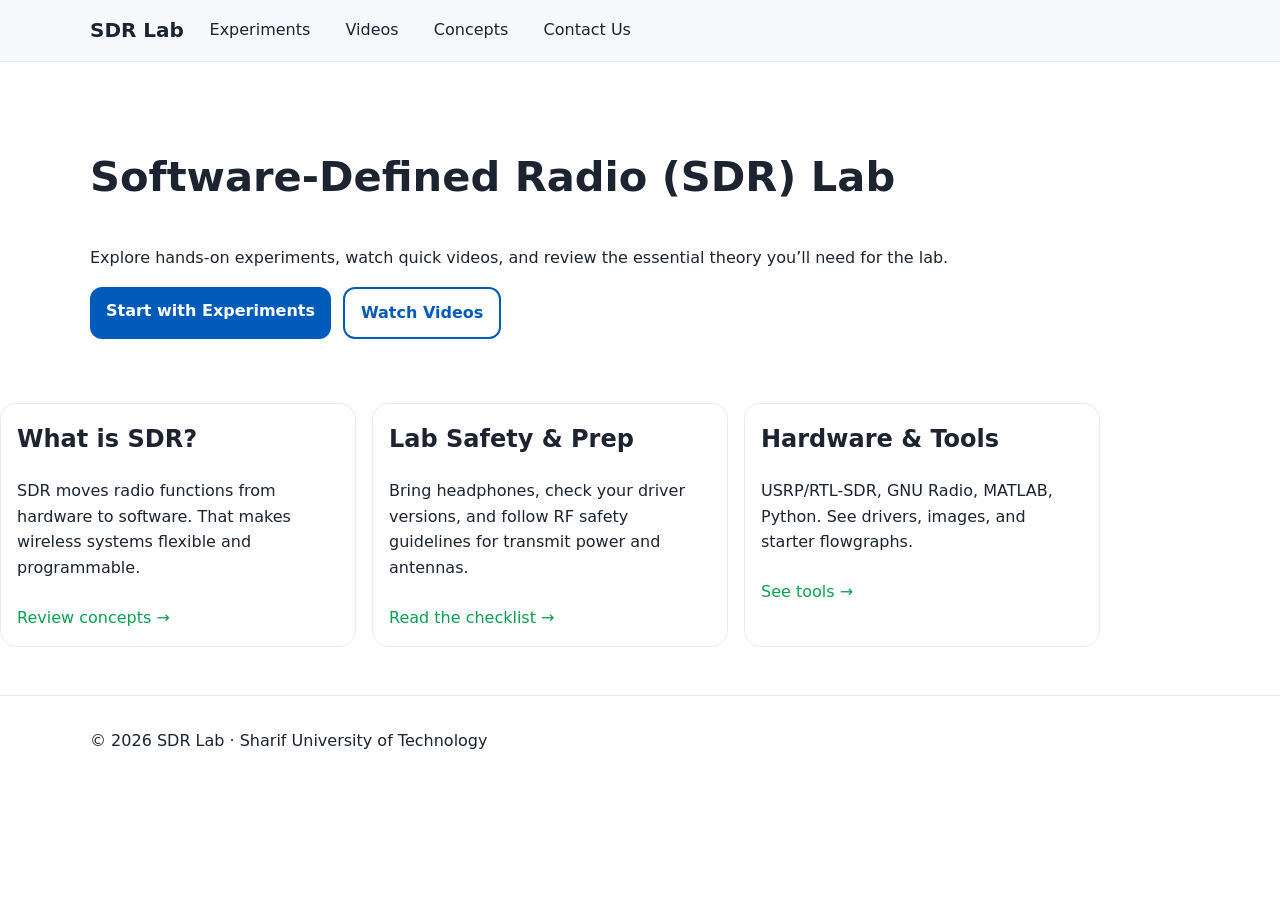
<file: index.html>
<!doctype html>
<html lang="en">
<head>
  <meta charset="utf-8" />
  <meta name="viewport" content="width=device-width,initial-scale=1" />
  <title>SDR Lab @ Sharif University of Technology</title>
  <meta name="description" content="Student-friendly SDR Lab portal: experiments, videos, and core concepts." />
  <link rel="stylesheet" href="assets/css/styles.css" />
  <link rel="icon" href="assets/img/favicon.svg" />
</head>
<body>
  <a class="skip-link" href="#main">Skip to content</a>

  <header class="site-header">
    <div class="container">
      <a class="brand" href="index.html">SDR Lab</a>
      <nav aria-label="Main">
        <button class="nav-toggle" aria-expanded="false" aria-controls="nav">Menu</button>
<ul id="nav" class="nav">
  <li><a href="experiments.html">Experiments</a></li>
  <li><a href="videos.html">Videos</a></li>
  <li><a href="concepts.html">Concepts</a></li>
  <li><a href="contact.html">Contact Us</a></li>
</ul>
      </nav>
    </div>
  </header>

  <main id="main">
    <section class="hero container">
      <h1>Software-Defined Radio (SDR) Lab</h1>
      <p>Explore hands-on experiments, watch quick videos, and review the essential theory you’ll need for the lab.</p>
      <div class="cta-row">
        <a class="btn" href="experiments.html">Start with Experiments</a>
        <a class="btn btn-outline" href="videos.html">Watch Videos</a>
      </div>
    </section>

    <section class="container grid-3">
      <article class="card">
        <h2>What is SDR?</h2>
        <p>SDR moves radio functions from hardware to software. That makes wireless systems flexible and programmable.</p>
        <a class="card-link" href="concepts.html">Review concepts →</a>
      </article>
      <article class="card">
        <h2>Lab Safety & Prep</h2>
        <p>Bring headphones, check your driver versions, and follow RF safety guidelines for transmit power and antennas.</p>
        <a class="card-link" href="concepts.html#lab-prep">Read the checklist →</a>
      </article>
      <article class="card">
        <h2>Hardware & Tools</h2>
        <p>USRP/RTL-SDR, GNU Radio, MATLAB, Python. See drivers, images, and starter flowgraphs.</p>
        <a class="card-link" href="concepts.html#tooling">See tools →</a>
      </article>
    </section>
  </main>

  <footer class="site-footer">
    <div class="container">
      <p>© <span id="year"></span> SDR Lab · Sharif University of Technology</p>
    </div>
  </footer>

  <script src="assets/js/app.js" defer></script>
</body>
</html>
</file>
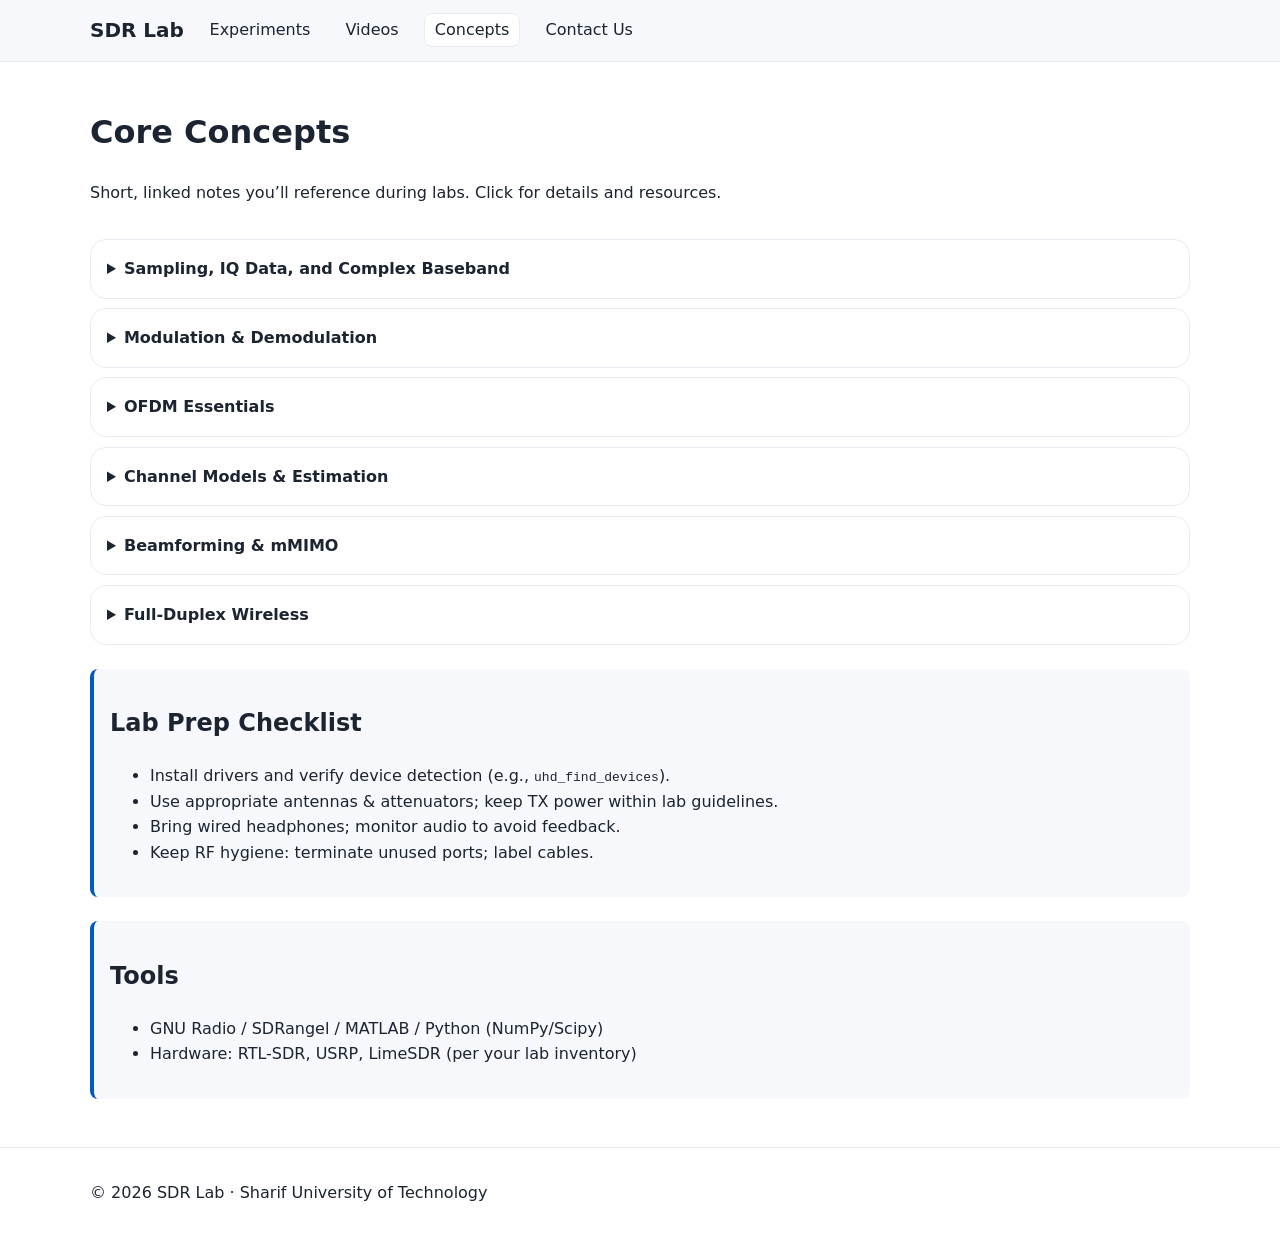
<file: concepts.html>
<!doctype html>
<html lang="en">
<head>
  <meta charset="utf-8" />
  <meta name="viewport" content="width=device-width,initial-scale=1" />
  <title>Concepts · SDR Lab</title>
  <meta name="description" content="Core concepts for SDR: modulation, OFDM, channel models, beamforming, mMIMO, and more." />
  <link rel="stylesheet" href="assets/css/styles.css" />
</head>
<body>
  <a class="skip-link" href="#main">Skip to content</a>
  <header class="site-header">
    <div class="container">
      <a class="brand" href="index.html">SDR Lab</a>
      <nav aria-label="Main">
        <button class="nav-toggle" aria-expanded="false" aria-controls="nav">Menu</button>
<ul id="nav" class="nav">
  <li><a href="experiments.html">Experiments</a></li>
  <li><a href="videos.html">Videos</a></li>
  <li><a class="active" href="concepts.html" aria-current="page">Concepts</a></li>
  <li><a href="contact.html">Contact Us</a></li>
</ul>
      </nav>
    </div>
  </header>

  <main id="main" class="container">
    <header class="page-header">
      <h1>Core Concepts</h1>
      <p>Short, linked notes you’ll reference during labs. Click for details and resources.</p>
    </header>

    <section id="concept-list" class="card-accordion" aria-live="polite"></section>

    <section class="callout" id="lab-prep">
      <h2>Lab Prep Checklist</h2>
      <ul>
        <li>Install drivers and verify device detection (e.g., <code>uhd_find_devices</code>).</li>
        <li>Use appropriate antennas &amp; attenuators; keep TX power within lab guidelines.</li>
        <li>Bring wired headphones; monitor audio to avoid feedback.</li>
        <li>Keep RF hygiene: terminate unused ports; label cables.</li>
      </ul>
    </section>

    <section class="callout" id="tooling">
      <h2>Tools</h2>
      <ul>
        <li>GNU Radio / SDRangel / MATLAB / Python (NumPy/Scipy)</li>
        <li>Hardware: RTL-SDR, USRP, LimeSDR (per your lab inventory)</li>
      </ul>
    </section>
  </main>

  <footer class="site-footer">
    <div class="container"><p>© <span id="year"></span> SDR Lab · Sharif University of Technology</p></div>
  </footer>

  <script src="assets/js/app.js" defer></script>
</body>
</html>
</file>
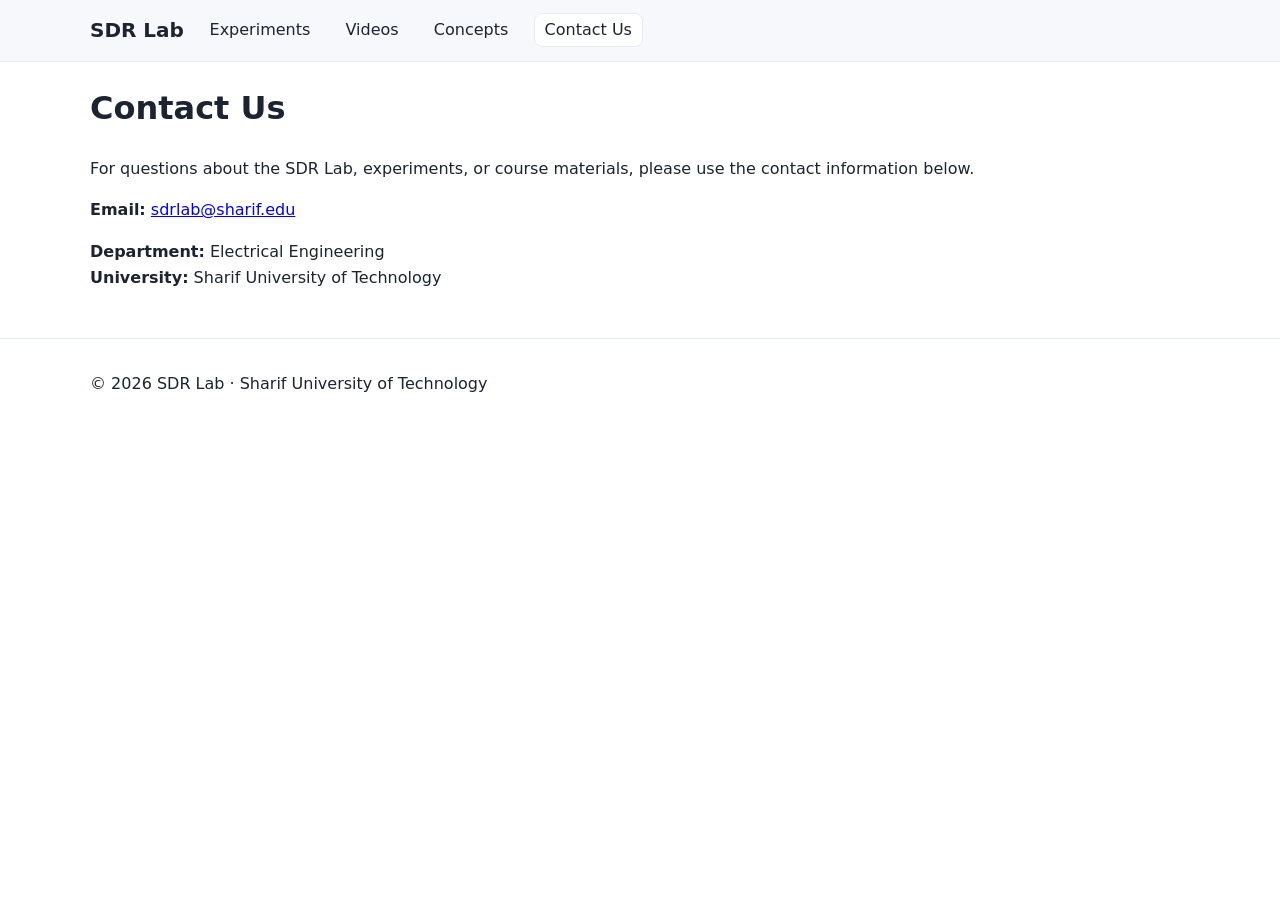
<file: contact.html>
<!doctype html>
<html lang="en">
<head>
  <meta charset="utf-8" />
  <meta name="viewport" content="width=device-width,initial-scale=1" />
  <title>Contact Us · SDR Lab</title>
  <meta name="description" content="Contact the SDR Lab at Sharif University of Technology." />
  <link rel="stylesheet" href="assets/css/styles.css" />
  <link rel="icon" href="assets/img/favicon.svg" />
</head>
<body>
  <a class="skip-link" href="#main">Skip to content</a>

  <header class="site-header">
    <div class="container">
      <a class="brand" href="index.html">SDR Lab</a>
      <nav aria-label="Main">
        <button class="nav-toggle" aria-expanded="false" aria-controls="nav">Menu</button>
        <ul id="nav" class="nav">
          <li><a href="experiments.html">Experiments</a></li>
          <li><a href="videos.html">Videos</a></li>
          <li><a href="concepts.html">Concepts</a></li>
          <li><a class="active" href="contact.html" aria-current="page">Contact Us</a></li>
        </ul>
      </nav>
    </div>
  </header>

  <main id="main" class="container">
    <h1>Contact Us</h1>

    <p>
      For questions about the SDR Lab, experiments, or course materials,
      please use the contact information below.
    </p>

    <p>
      <strong>Email:</strong>
      <a href="mailto:sdrlab@sharif.edu">sdrlab@sharif.edu</a>
    </p>

    <p>
      <strong>Department:</strong> Electrical Engineering<br />
      <strong>University:</strong> Sharif University of Technology
    </p>
  </main>

  <footer class="site-footer">
    <div class="container">
      <p>© <span id="year"></span> SDR Lab · Sharif University of Technology</p>
    </div>
  </footer>

  <script src="assets/js/app.js" defer></script>
</body>
</html>
</file>
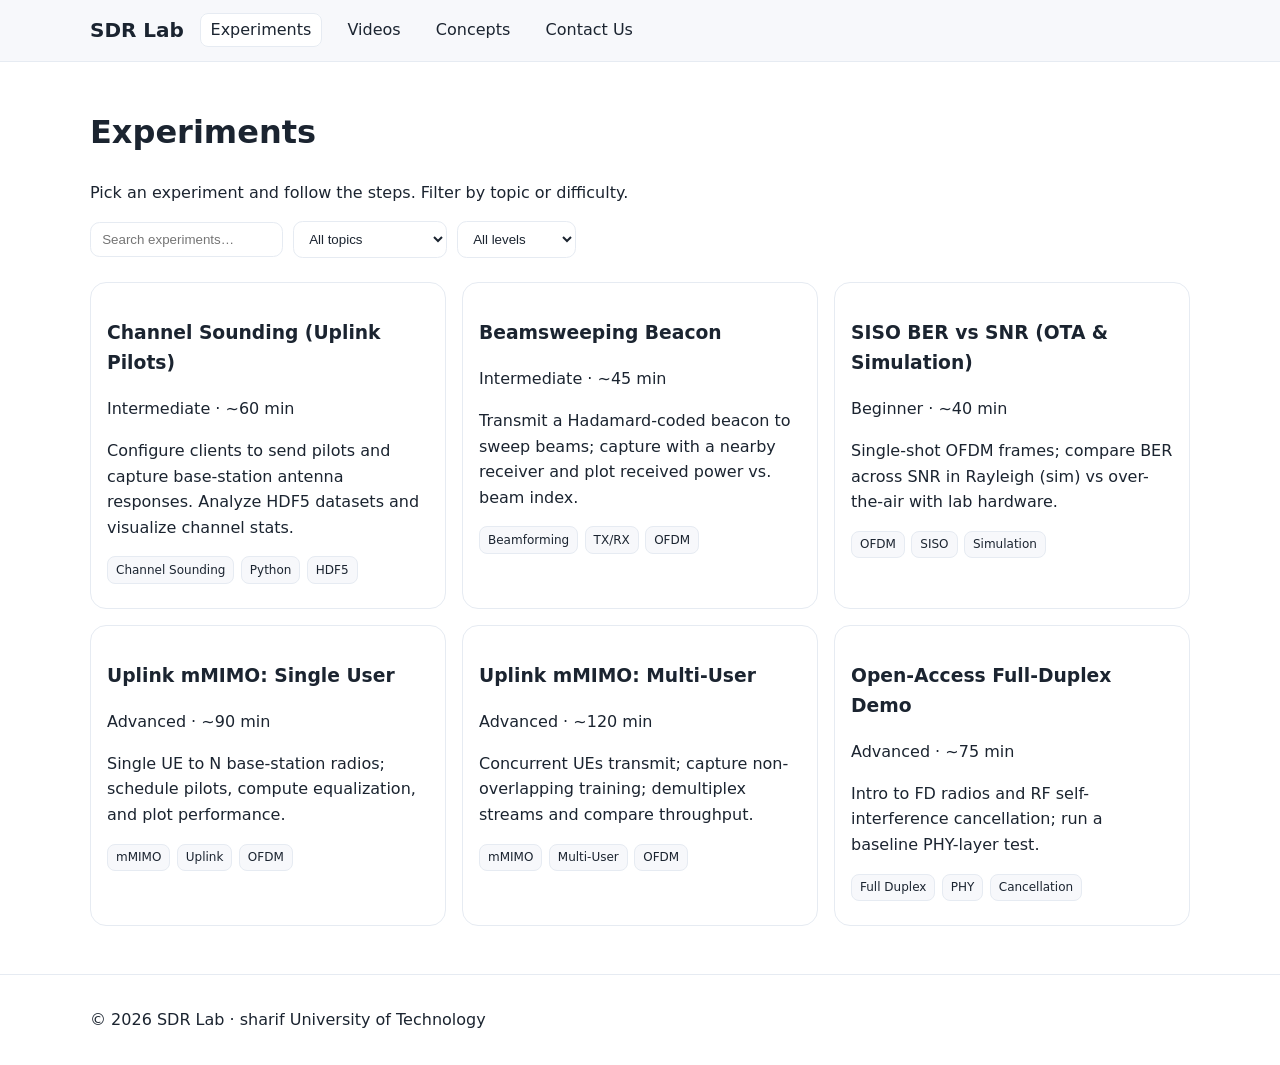
<file: experiments.html>
<!doctype html>
<html lang="en">
<head>
  <meta charset="utf-8" />
  <meta name="viewport" content="width=device-width,initial-scale=1" />
  <title>Experiments · SDR Lab</title>
  <meta name="description" content="Hands-on SDR experiments with step-by-step instructions and links to code/docs." />
  <link rel="stylesheet" href="assets/css/styles.css" />
</head>
<body>
  <a class="skip-link" href="#main">Skip to content</a>
  <header class="site-header">
    <div class="container">
      <a class="brand" href="index.html">SDR Lab</a>
      <nav aria-label="Main">
        <button class="nav-toggle" aria-expanded="false" aria-controls="nav">Menu</button>
<ul id="nav" class="nav">
  <li><a class="active" href="experiments.html" aria-current="page">Experiments</a></li>
  <li><a href="videos.html">Videos</a></li>
  <li><a href="concepts.html">Concepts</a></li>
  <li><a href="contact.html">Contact Us</a></li>
</ul>
      </nav>
    </div>
  </header>

  <main id="main" class="container">
    <header class="page-header">
      <h1>Experiments</h1>
      <p>Pick an experiment and follow the steps. Filter by topic or difficulty.</p>
      <div class="filters">
        <input id="search" type="search" placeholder="Search experiments…" aria-label="Search experiments" />
        <select id="topic">
          <option value="">All topics</option>
          <option>OFDM</option>
          <option>Channel Sounding</option>
          <option>Beamforming</option>
          <option>mMIMO</option>
          <option>Full Duplex</option>
        </select>
        <select id="difficulty">
          <option value="">All levels</option>
          <option>Beginner</option>
          <option>Intermediate</option>
          <option>Advanced</option>
        </select>
      </div>
    </header>

    <section id="experiment-list" class="card-grid" aria-live="polite"></section>
  </main>

  <footer class="site-footer">
    <div class="container">
      <p>© <span id="year"></span> SDR Lab · sharif University of Technology</p>
    </div>
  </footer>

  <script src="assets/js/app.js" defer></script>
</body>
</html>
</file>
<file: assets/css/styles.css>
:root{
  --bg: #0b0c0f;
  --bg-elev: #12141a;
  --text: #e9eef5;
  --muted: #9fb0c3;
  --brand: #5dd0ff;
  --accent: #7effa2;
  --card: #151922;
  --border: #263042;
  --focus: #ffd166;
}

@media (prefers-color-scheme: light){
  :root{
    --bg:#ffffff; --bg-elev:#f7f8fb; --text:#1b2430; --muted:#5b6b7c;
    --brand:#005bbb; --accent:#0aa04f; --card:#ffffff; --border:#e6ebf2; --focus:#111111;
  }
}

*{box-sizing:border-box}
html,body{margin:0;padding:0}
body{
  font-family: ui-sans-serif, system-ui, -apple-system, Segoe UI, Roboto, Arial, sans-serif;
  background: var(--bg); color: var(--text); line-height:1.6;
}

.container{width:min(1100px, 92%); margin-inline:auto}
.skip-link{
  position:absolute; left:-9999px; top:auto; width:1px; height:1px; overflow:hidden;
}
.skip-link:focus{left:1rem; top:1rem; width:auto; height:auto; background:#fff; color:#000; padding:.5rem 1rem; border-radius:.5rem}

.site-header{background:var(--bg-elev); border-bottom:1px solid var(--border)}
.brand{font-weight:800; font-size:1.25rem; color:var(--text); text-decoration:none}
.site-header .container{display:flex; align-items:center; gap:1rem; padding: .9rem 0}
.nav{list-style:none; margin:0; padding:0; display:flex; gap:1rem}
.nav a{color:var(--text); text-decoration:none; padding:.4rem .6rem; border-radius:.5rem}
.nav a.active, .nav a:focus, .nav a:hover{background:var(--card); border:1px solid var(--border)}

.nav-toggle{display:none}
@media (max-width: 720px){
  .nav-toggle{display:block; background:var(--card); border:1px solid var(--border); color:var(--text); padding:.4rem .6rem; border-radius:.5rem}
  .nav{display:none; flex-direction:column; padding:.75rem; background:var(--bg-elev); border:1px solid var(--border); border-radius:.75rem}
  .nav[data-open="true"]{display:flex}
}

.hero{padding:3rem 0 2rem}
.hero h1{font-size:clamp(1.8rem, 3.5vw, 2.6rem)}
.cta-row{display:flex; gap:.75rem; margin-top:1rem}
.btn{display:inline-block; background:var(--brand); color:white; padding:.7rem 1rem; border-radius:.75rem; text-decoration:none; font-weight:600}
.btn-outline{background:transparent; border:2px solid var(--brand); color:var(--brand)}

.page-header{padding:1.5rem 0 .5rem}
.filters{display:flex; gap:.6rem; flex-wrap:wrap; align-items:center}
.filters input, .filters select{
  background:var(--card); color:var(--text); border:1px solid var(--border); border-radius:.6rem; padding:.55rem .7rem;
}

.grid-3{display:grid; grid-template-columns: repeat(3, 1fr); gap:1rem; margin:2rem 0}
@media (max-width:900px){.grid-3{grid-template-columns:1fr 1fr}}
@media (max-width:600px){.grid-3{grid-template-columns:1fr}}

.card{background:var(--card); border:1px solid var(--border); border-radius:1rem; padding:1rem}
.card h2{margin-top:0}
.card-link{display:inline-block; margin-top:.5rem; color:var(--accent); text-decoration:none}
.card-link:hover, .card-link:focus{text-decoration:underline}

.card-grid{display:grid; grid-template-columns:repeat(3,1fr); gap:1rem; margin:1rem 0 3rem}
@media (max-width:900px){.card-grid{grid-template-columns:repeat(2,1fr)}}
@media (max-width:600px){.card-grid{grid-template-columns:1fr}}

.card .tags{display:flex; gap:.4rem; flex-wrap:wrap; margin:.5rem 0}
.tag{font-size:.75rem; padding:.2rem .5rem; background:var(--bg-elev); border:1px solid var(--border); border-radius:.5rem}

.video-grid{display:grid; grid-template-columns:repeat(2,1fr); gap:1rem; margin:1rem 0 3rem}
@media (max-width:700px){.video-grid{grid-template-columns:1fr}}
.video-card{background:var(--card); border:1px solid var(--border); border-radius:1rem; overflow:hidden}
.video-card iframe{width:100%; aspect-ratio:16/9; border:0}
.video-card .body{padding:.75rem 1rem}

.card-accordion .concept{background:var(--card); border:1px solid var(--border); border-radius:1rem; margin:.6rem 0; overflow:hidden}
.card-accordion details{padding:1rem}
.card-accordion summary{cursor:pointer; font-weight:700}
.card-accordion .meta{color:var(--muted); font-size:.9rem; margin:.25rem 0}

.callout{background:var(--bg-elev); border-left:4px solid var(--brand); padding:1rem; border-radius:.5rem; margin:1.5rem 0}

.site-footer{border-top:1px solid var(--border); margin-top:3rem}
.site-footer .container{padding:1rem 0}

:focus{outline:3px solid var(--focus); outline-offset:2px}
</file>
